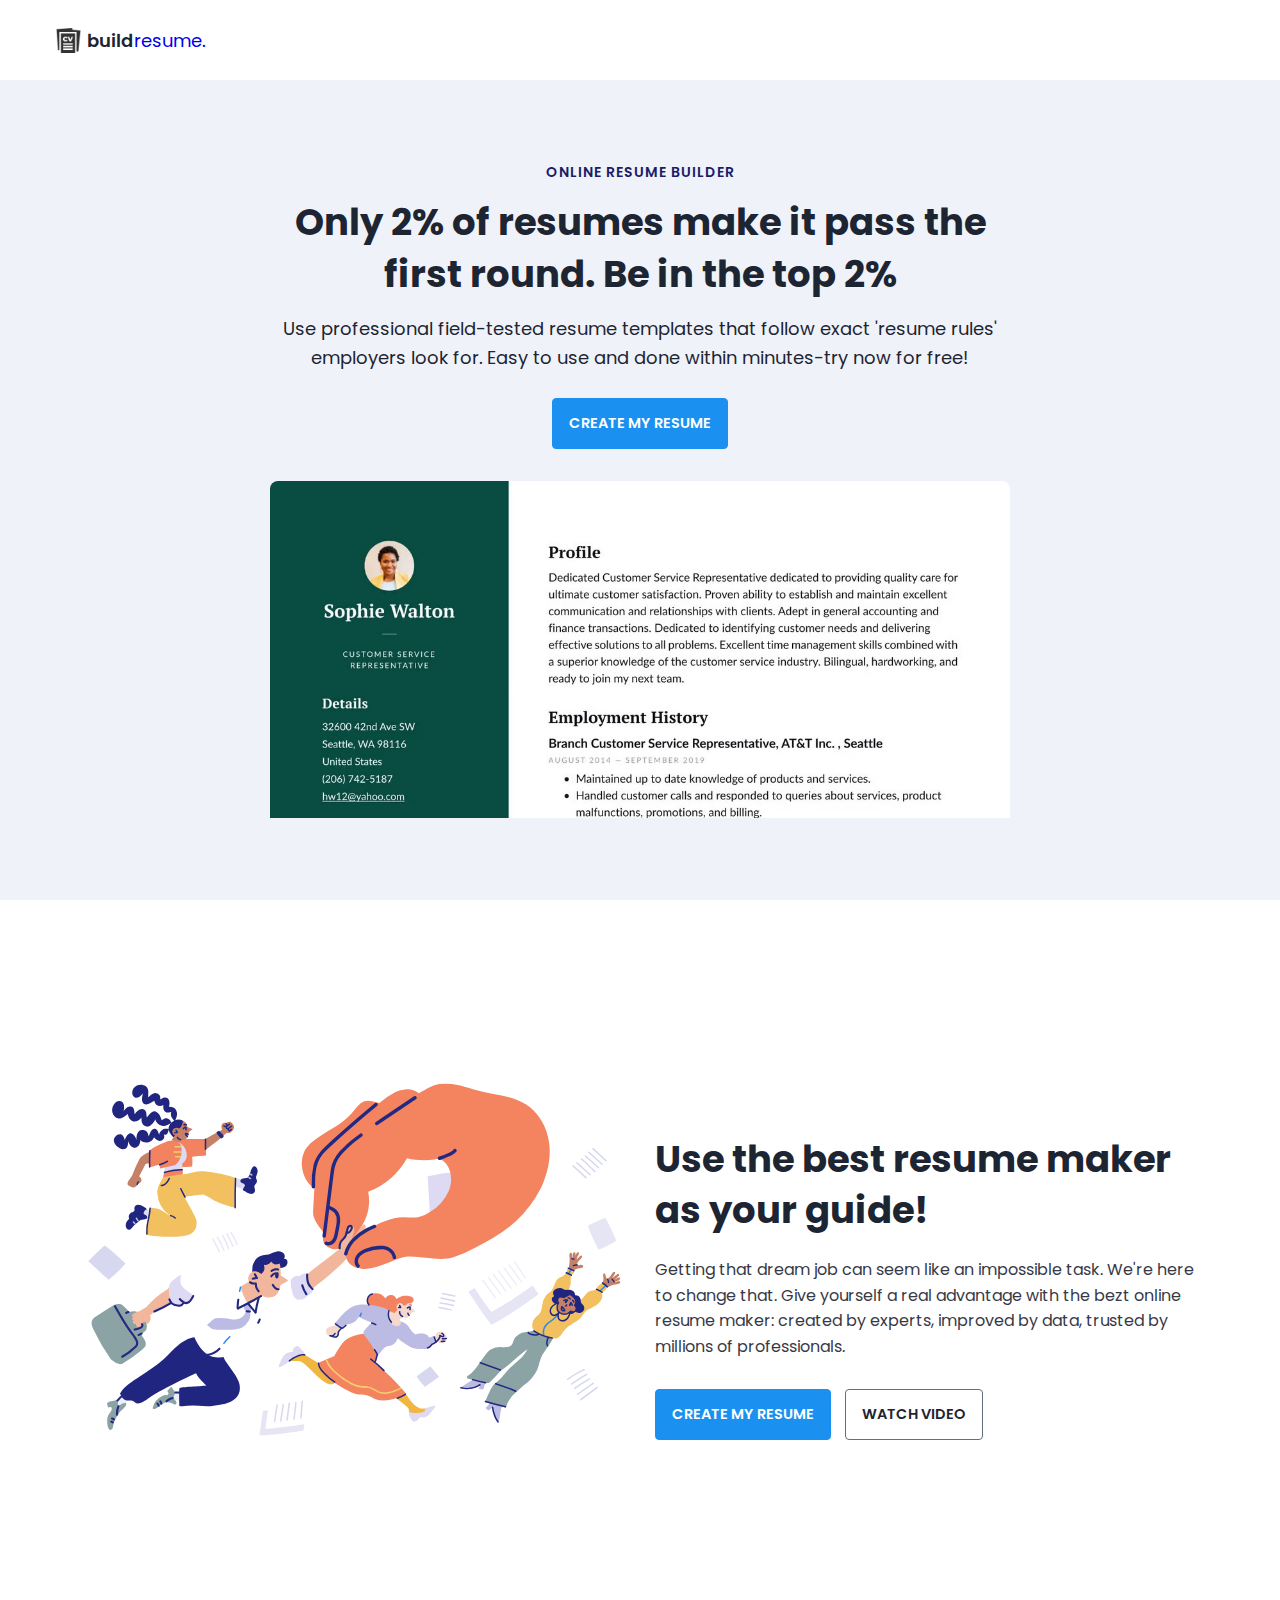
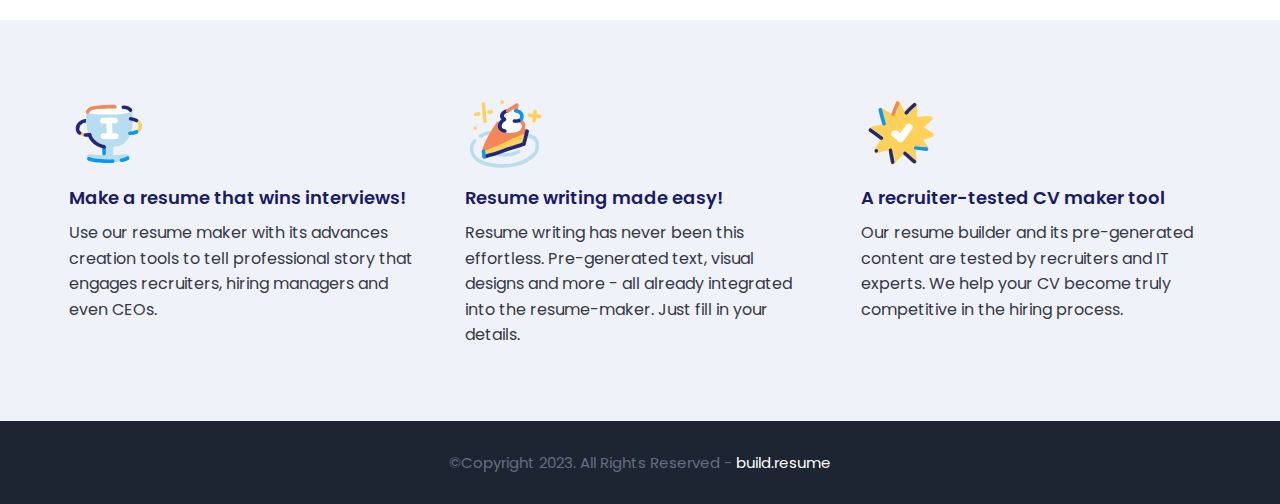
<file: index.html>
<!DOCTYPE html>
<html lang="en">
<head>
    <meta charset="UTF-8">
    <meta name="viewport" content="width=device-width, initial-scale=1.0">
    <title>Home Page</title>
    <link rel="stylesheet" href="assets/css/main.css">
</head>
<body>
    <nav class="navbar bg-white">
        <div class="container">
            <div class="navbar-container">
                <div class="brand-and-toggler">
                    <a href="index.html" class="navbar-brand">
                        <img src="assets/images/curriculum-vitae.png" alt="" class="navbar-brand-icon">
                        <span class="navbar-brand-text">build</span>
                        <span>resume.</span>
                    </a>
                    <button type="'button" class="navbar-toggler-btn">
                        <div class="bars">
                            <div class="bar"></div>
                            <div class="bar"></div>
                            <div class="bar"></div>
                        </div>
                    </button>
                </div>
            </div>
        </div>
    </nav>

    <header class="header bg-bright" id=""header>
        <div class="container">
            <div class="header-content text-center">
                <h6 class="text-uppercase text-blue-dark fs-14 fw-6 ls-1">online resume builder</h6>
                <h1 class="lg-title">Only 2% of resumes make it pass the first round. Be in the top 2%</h1>
                <p class="text-dark fs-18">Use professional field-tested resume templates that follow exact 'resume rules' employers look for. Easy to use and done within minutes-try now for free!</p>
                <a href="resume.html" class="btn btn-primary text-uppercase">create my resume</a>
                <img src="assets/images/dublin-resume-templates.avif" alt="">
            </div>
        </div>
    </header>

    <div class="section-one">
        <div class="container">
            <div class="section-one-content">
                <div class="section-one-l">
                    <img src="assets/images/visual-0c7080adf17f1f207276f613447c924f667dab34b7ac415cd7ef653172defd0b.svg" alt="">
                </div>
                <div class="section-one-r text-center">
                    <h2 class="lg-title">Use the best resume maker as your guide!</h2>
                    <p class="text">Getting that dream job can seem like an impossible task. We're here to change that. Give yourself a real advantage with the bezt online resume maker: created by experts, improved by data, trusted by millions of professionals.</p>
                    <div class="btn-group">
                        <a href="resume.html" class="btn btn-primary text-uppercase">create my resume</a>
                        <a href="https://www.youtube.com/watch?v=YeEO0DtENUo" class="btn btn-secondary text-uppercase">watch video</a>
                    </div>
                </div>
            </div>
        </div>
    </div>

    <div class="section-two bg-bright">
        <div class="container">
            <div class="section-two-content">
                <div class="section-items">
                    <div class="section-item">
                        <div class="section-item-icon">
                            <img src="assets/images/feature-1-edf4481d69166ac81917d1e40e6597c8d61aa970ad44367ce78049bf830fbda5.svg" alt="">
                        </div>
                        <h5 class="section-item-title">Make a resume that wins interviews!</h5>
                        <p class="text">Use our resume maker with its advances creation tools to tell professional story that engages recruiters, hiring managers and even CEOs.</p>
                    </div>

                    <div class="section-item">
                        <div class="section-item-icon">
                            <img src="assets/images/feature-2-a7a471bd973c02a55d1b3f8aff578cd3c9a4c5ac4fc74423d94ecc04aef3492b.svg" alt="">
                        </div>
                        <h5 class="section-item-title">Resume writing made easy!</h5>
                        <p class="text">Resume writing has never been this effortless. Pre-generated text, visual designs and more - all already integrated into the resume-maker. Just fill in your details.</p>
                    </div>

                    <div class="section-item">
                        <div class="section-item-icon">
                            <img src="assets/images/feature-3-4e87a82f83e260488c36f8105e26f439fdc3ee5009372bb5e12d9421f32eabdd.svg" alt="">
                        </div>
                        <h5 class="section-item-title">A recruiter-tested CV maker tool</h5>
                        <p class="text">Our resume builder and its pre-generated content are tested by recruiters and IT experts. We help your CV become truly competitive in the hiring process.</p>
                    </div>
                </div>
            </div>
        </div>
    </div>

    <footer class="footer bg-dark">
        <div class="container">
            <div class="footer-content text-center">
                <p class="fs-15">&copy;Copyright 2023. All Rights Reserved - <span>build.resume</span></p>
            </div>
        </div>
    </footer>
</body>
</html>
</file>
<file: assets/css/main.css>
@import url('https://fonts.googleapis.com/css2?family=Manrope:wght@200;300;400;500;600;700;800&family=Poppins:ital,wght@0,100;0,200;0,300;0,400;0,500;0,600;0,700;0,800;0,900;1,100;1,200;1,300;1,400;1,500;1,600;1,700;1,800;1,900&display=swap');

:root{
    --clr-blue: #1A91F0;
    --clr-blue-mid: #1170CD;
    --clr-blue-dark: #1A1C6A;
    --clr-white: #fff;
    --clr-bright: #EFF2F9;
    --clr-dark: #1e2532;
    --clr-black: #000;
    --clr-grey: #656e83;
    --clr-green: #084C41;
    --font-poppins: 'Poppins', sans-serif;
    --font-manrope: 'Manrope', sans-serif;;
    --transition: all 300ms ease-in-out;
}

*{
    padding: 0;
    margin: 0;
    box-sizing: border-box;
}

html{
    font-size: 10px;
}

body{
    font-size: 1.6rem;
    font-family: var(--font-poppins);
}

button{
    border: none;
    background-color: transparent;
    outline: 0;
    cursor: pointer;
    font-family: inherit;
}

img{
    width: 100%;
    display: block;
}

a{
    text-decoration: none;
}

/* fonts */
.font-poppins{font-family: var(--font-poppins);}
.font-manrope{font-family: var(--font-manrope);}

/* text colors */
.text-blue{color: var(--clr-blue);}
.text-blue-mid{color: var(--clr-blue-mid);}
.text-blue-dark{color: var(--clr-blue-dark);}
.text-bright{color: var(--clr-bright);}
.text-dark{color: var(--clr-dark);}
.text-grey{color: var(--clr-grey);}
.text-white{color: var(--clr-white);}

/* backgrounds */
.bg-blue{background-color: var(--clr-blue);}
.bg-blue-mid{background-color: var(--clr-blue-mid);}
.bg-blue-dark{background-color: var(--clr-blue-dark);}
.bg-bright{background-color: var(--clr-bright);}
.bg-dark{background-color: var(--clr-dark);}
.bg-grey{background-color: var(--clr-grey);}
.bg-white{background-color: var(--clr-white);}
.bg-black{background-color: var(--clr-black);}
.bg-green{background-color: var(--clr-green);}

.text-center{ text-align: center;}
.text-left{text-align: left;}
.text-right{text-align: right;}
.text-uppercase{text-transform: uppercase;}
.text-lowercase{text-transform: lowercase;}
.text-capitalize{text-transform: capitalize;}
.text{
    color: var(--clr-dark);
    opacity: 0.9;
    margin: 2rem 0;
    line-height: 1.6;
}

.fw-2{font-weight: 200;}
.fw-3{font-weight: 300;}
.fw-4{font-weight: 400;}
.fw-5{font-weight: 500;}
.fw-6{font-weight: 600;}
.fw-7{font-weight: 700;}
.fw-8{font-weight: 800;}

.fs-13{font-size: 13px;}
.fs-14{font-size: 14px;}
.fs-15{font-size: 15px;}
.fs-16{font-size: 16px;}
.fs-17{font-size: 17px;}
.fs-18{font-size: 18px;}
.fs-19{font-size: 19px;}
.fs-20{font-size: 20px;}
.fs-21{font-size: 21px;}
.fs-22{font-size: 22px;}
.fs-23{font-size: 23px;}
.fs-24{font-size: 24px;}
.fs-25{font-size: 25px;}

.ls-1{letter-spacing: 1px;}
.ls-2{letter-spacing: 2px;}

.container{
    max-width: 1200px;
    margin: 0 auto;
    padding: 0 1.6rem;
}



/* buttons */
.btn{
    font-size: 14.5px;
    font-weight: 600;
    padding: 1.4rem 1.6rem;
    border-radius: 4px;
    display: inline-block;
}

.btn-primary{
    background-color: var(--clr-blue);
    color: var(--clr-white);
    border: 1px solid var(--clr-blue);
    transition: var(--transition);
}

.btn-primary:hover{
    background-color: transparent;
    color: var(--clr-dark);
    border-color: var(--clr-grey);
}

.btn-secondary{
    background-color: transparent;
    color: var(--clr-dark);
    border: 1px solid var(--clr-grey);
    transition: var(--transition);
}

.btn-secondary:hover{
    background-color: var(--clr-blue);
    color: var(--clr-white);
    border-color: var(--clr-blue);
}

.btn-group button:first-child, .btn-group a:first-child{
    margin-right: 1rem!important;
}

/* navbar part */
.navbar{
    height: 80px;
    display: flex;
    align-items: center;
    box-shadow: rgba(0, 0, 0, 0.08) 0px 3px 8px;
}

.navbar .container{
    width: 100%;
}

.navbar-brand{
    display: flex;
    align-items: center;
    justify-content: flex-start;
    font-size: 1.8rem;
}
.navbar-brand-text{
    color: var(--clr-dark);
    font-weight: 600;
}
.navbar-brand-text span{
    color: var(--clr-blue);
}
.navbar-brand-icon{
    width: 25px;
    margin-right: 6px;
    opacity: 0.8;
}
.brand-and-toggler{
    display: flex;
    align-items: center;
    justify-content: space-between;
}
.header{
    min-height: calc(100vh - 80px);
    display: flex;
    flex-direction: column;
    align-items: center;
    justify-content: center;
}
.header-content{
    max-width: 740px;
    margin-right: auto;
    margin-left: auto;
}
.header-content img{
    max-width: 760px;
    border-top-right-radius: 8px;
    border-top-left-radius: 8px;
    margin-top: 3.2rem;
}
.lg-title{
    margin: 1.4rem 0;
    font-size: 37px;
    line-height: 1.4;
    color: var(--clr-dark);
}
.header-content p{
    margin-bottom: 2.6rem;
    line-height: 1.6;
}


/* section one */
.section-one{
    padding: 64px 0;
    min-height: 80vh;
    display: flex;
    align-items: center;
}
.section-one-l img{
    max-width: 545px;
    margin-right: auto;
    margin-left: auto;
}
.section-one-r{
    margin-top: 4rem;
}

.section-one .btn-group{
    margin-top: 2rem;
}
.section-one-r{
    max-width: 545px;
    margin-right: auto;
    margin-left: auto;
}
.section-one-r .btn-group{
    margin-top: 3rem;
}

/* section two */
.section-two{
    padding: 64px 0;
}
.section-two .section-items{
    display: grid;
    gap: 2rem;
}

.section-two .section-item{
    max-width: 350px;
    text-align: center;
    margin-right: auto;
    margin-left: auto;
}
.section-two .section-item-icon{
    margin: 1rem 0;
}
.section-two .section-item-icon img{
    width: 80px;
    margin-right: auto;
    margin-left: auto;
}
.section-two .section-item-title{
    color: var(--clr-blue-dark);
    font-size: 1.8rem;
    font-weight: 600;
}
.section-two .text{
    margin: 0.9rem 0;
}

/* footer */
.footer{
    padding: 3rem 0;
}
.footer-content p{
    color: var(--clr-grey);
}
.footer-content p span{
    color: var(--clr-white);
}

/* media queries */
@media screen and (min-width: 768px){
    .section-two .section-items{
        grid-template-columns: repeat(2, 1fr);
    }
}

@media screen and (min-width: 992px){
    .section-one-content{
        display: grid;
        grid-template-columns: repeat(2, 1fr);
        column-gap: 3rem;
    }
    .section-one-r{
        text-align: left;
    }
    .section-two .section-items{
        grid-template-columns: repeat(3, 1fr);
    }
    .section-two .section-item{
        text-align: left;
    }
    .section-two .section-item-icon img{
        margin-left: 0;
    }
}



/* resume page */
#about-sc{
    padding: 64px 0;
}

.cv-form-row-title{
    background-color: var(--clr-dark);
    padding: 0.8rem 1.6rem;
    margin-bottom: 2rem;
}

.cv-form-row-title h3{
    color: var(--clr-white);
    font-weight: 500;
    text-transform: uppercase;
    letter-spacing: 1.5px;
    font-size: 1.7rem;
}
.cv-form-blk{
    margin: 3rem 0;
}
.cv-form-row{
    padding: 3rem 2rem 0 2rem;
    border: 1px solid rgba(0, 0, 0, 0.08);
    margin-bottom: 1rem;
    position: relative;
}
textarea{
    resize: none;
}
.form-elem{
    margin-bottom: 3rem;
    position: relative;
}
.form-label{
    display: block;
    font-weight: 600;
    font-size: 14px;
    color: var(--clr-dark);
    margin-bottom: 0.5rem;
}
.form-control{
    border-radius: none;
    border: 1px solid rgba(0, 0, 0, 0.1);
    font-size: 14px;
    padding: 0.8rem 1.6rem;
    font-family: inherit;
    width: 100%;
    outline: 0;
    transition: var(--transition);
}

.form-control:focus{
    border-color: rgba(0, 0, 0, 0.3);
}
.form-text{
    color: #ca0b00;
    font-size: 12px;
    position: absolute;
    letter-spacing: 0.5px;
    top: calc(100% + 2px);
    left: 0;
    width: 100%;
}
.cols-3, .cols-2{
    display: grid;
}
.repeater-add-btn{
    width: 25px;
    height: 25px;
    background-color: var(--clr-blue-mid);
    font-size: 1.6rem;
    color: var(--clr-white);
    margin: 1rem 0;
}
.repeater-remove-btn{
    position: absolute;
    top: 10px;
    right: 10px;
    z-index: 999;
    width: 25px;
    height: 25px;
    border-radius: 50%;
    background-color: #ca0b00;
    color: var(--clr-white);
    font-size: 1.6rem;
}

/* preview section */
.preview-cnt{
    border-radius: 5px;
    display: grid;
    grid-template-columns: 32% auto;
    box-shadow: rgba(149, 157, 165, 0.2) 0px 8px 24px;
    overflow: hidden;
}

.preview-cnt-l{
    padding: 3rem 3rem 2rem 3rem;
}
.preview-cnt-r{
    padding: 3rem 3rem 3rem 4rem;
}
.preview-cnt-l .preview-blk:nth-child(1){
    text-align: center;
}
.preview-image{
    width: 120px;
    height: 120px;
    border-radius: 50%;
    overflow: hidden;
    margin-right: auto;
    margin-left: auto;
}
.preview-image img{
    width: 100%;
    height: 100%;
    object-fit: cover;
}
.preview-item-name{
    font-size: 2.4rem;
    font-weight: 600;
    margin: 1.8rem 0;
    position: relative;
}
.preview-item-name::after{
    position: absolute;
    content: "";
    bottom: -10px;
    width: 50px;
    height: 1.5px;
    background-color: rgba(255, 255, 255, 0.5);
    left: 50%;
    transform: translateX(-50%);
}
.preview-blk{
    padding: 1rem 0;
    margin-bottom: 1rem;
}
.preview-blk-title h3{
    text-transform: uppercase;
    letter-spacing: 0.5px;
    border-bottom: 0.5px solid rgba(0, 0, 0, 0.08);
    padding-bottom: 0.5rem;
}
.preview-blk-title{
    margin-bottom: 1rem;
}
.preview-blk-list .preview-item{
    font-size: 1.5rem;
    margin-bottom: 0.2rem;
    opacity: 0.95;
}
.preview-cnt-r .preview-blk-title{
    color: var(--clr-dark);
}
.preview-cnt-r .preview-blk-list .preview-item{
    margin-top: 1.8rem;
}

.achievements-items.preview-blk-list .preview-item span:first-child,
.educations-items.preview-blk-list .preview-item span:first-child,
.experiences-items.preview-blk-list .preview-item span:first-child{
    display: block;
    font-weight: 600;
    margin-bottom: 1rem;
    background-color: rgba(0, 0, 0, 0.03);
}

.educations-items.preview-blk-list .preview-item span:nth-child(2),
.experiences-items.preview-blk-list .preview-item span:nth-child(2){
    font-weight: 600;
    margin-right: 1rem;
}

.educations-items.preview-blk-list .preview-item span:nth-child(3),
.experiences-items.preview-blk-list .preview-item span:nth-child(3){
    font-style: italic;
    margin-right: 1rem;
}

.educations-items.preview-blk-list .preview-item span:nth-child(4),
.educations-items.preview-blk-list .preview-item span:nth-child(5),
.experiences-items.preview-blk-list .preview-item span:nth-child(4),
.experiences-items.preview-blk-list .preview-item span:nth-child(5){
    margin-right: 1rem;
    background-color: var(--clr-green);
    color: var(--clr-white);
    padding: 0 1rem;
    border-radius: 0.6rem;
}

.educations-items.preview-blk-list .preview-item span:nth-child(6),
.experiences-items.preview-blk-list .preview-item span:nth-child(6){
    font-size: 13.5px;
    display: block;
    opacity: 0.8;
    margin-top: 1rem;
}
.projects-items.preview-blk-list .preview-item span{
    display: block;
}

@media screen and (min-width: 768px){
    .cols-3{
        grid-template-columns: repeat(3, 1fr);
        column-gap: 2rem;
    }
    .cols-2{
        grid-template-columns: repeat(2, 1fr);
        column-gap: 2rem;
    }
}

@media screen and (min-width: 992px){
    .cv-form-row{
        padding: 3rem 3rem 0rem 3rem;
    }
    .cols-3{
        grid-template-columns: repeat(3, 1fr);
    }
}

.print-btn-sc{
    margin: 2rem 0 6rem 0;
}

/* print section */
@media print{
    body *{
        visibility: hidden;
    }

    .non_print_area{
        display: none;
    }

    .print_area, .print_area *{
        visibility: visible;
    }

    .print_area{
        width: 100%;
        position: absolute;
        left: 0;
        top: 0;
        overflow: hidden;
    }
}
</file>
